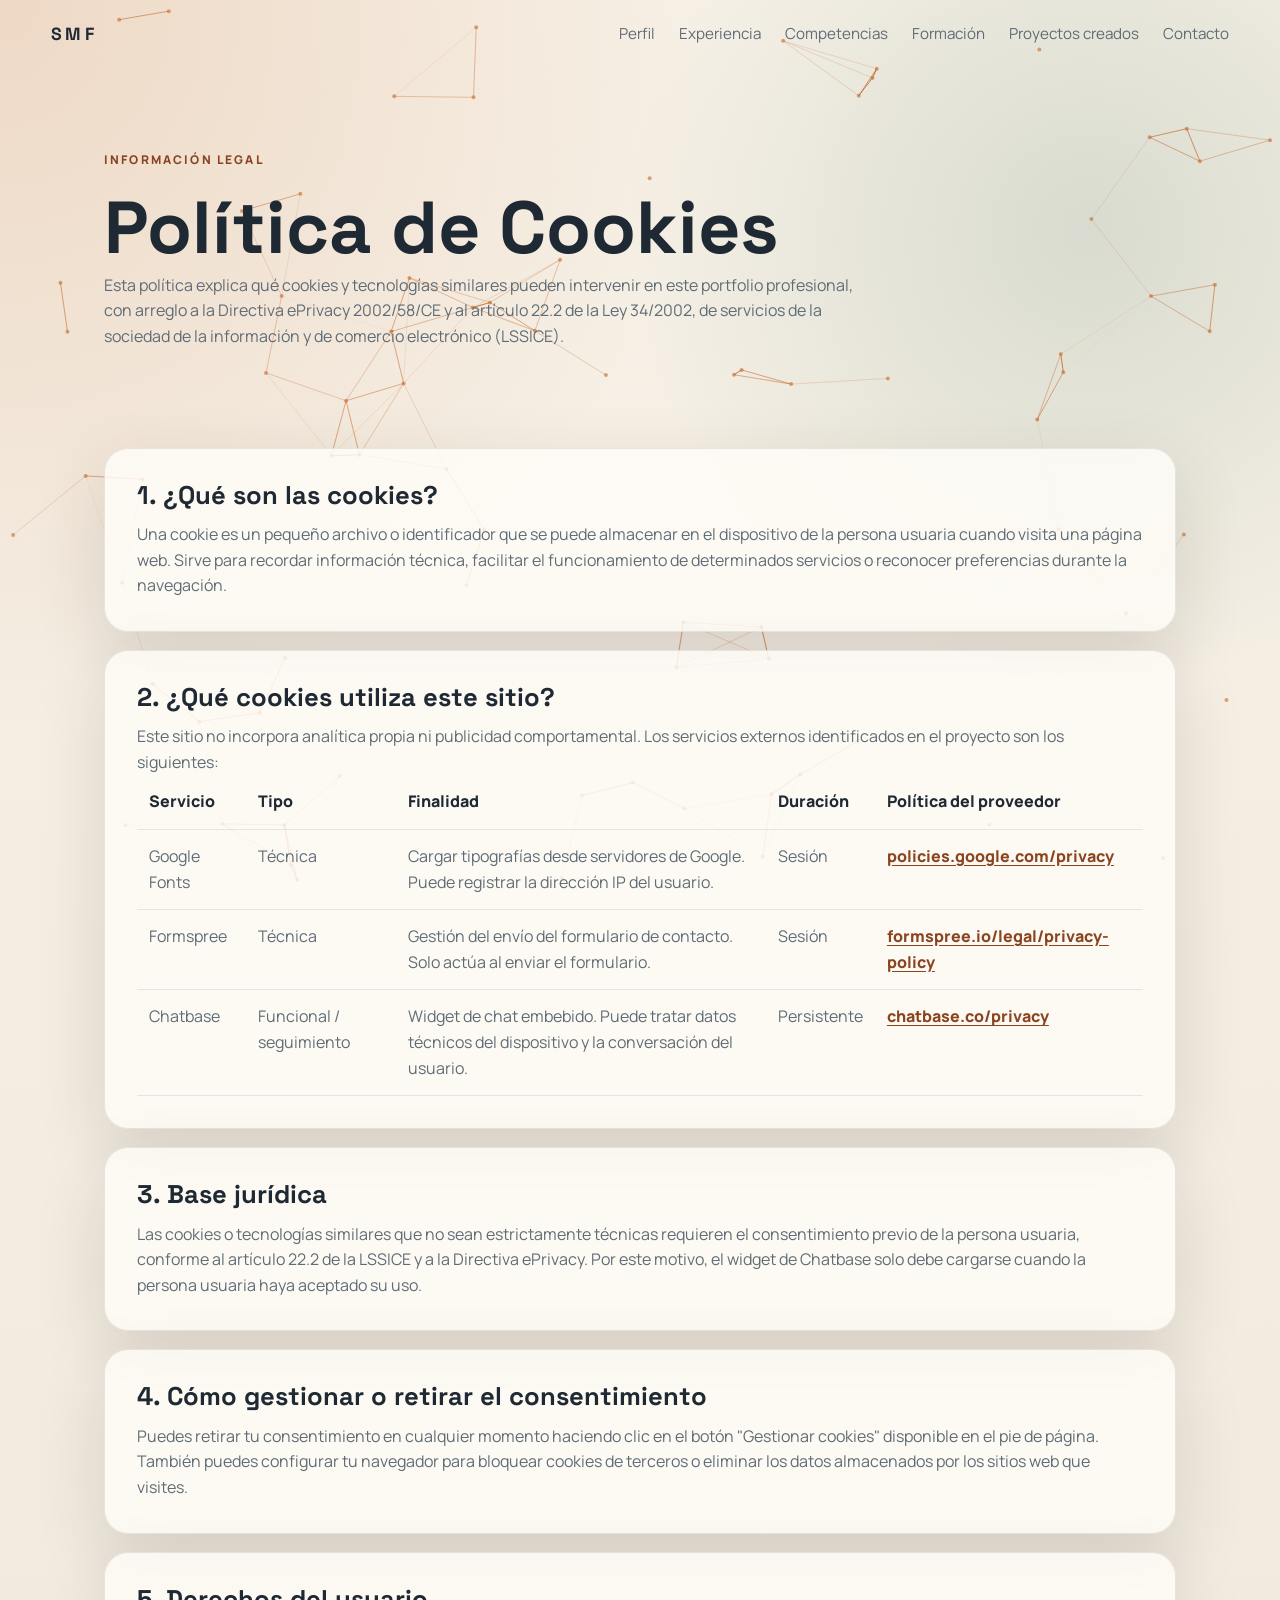
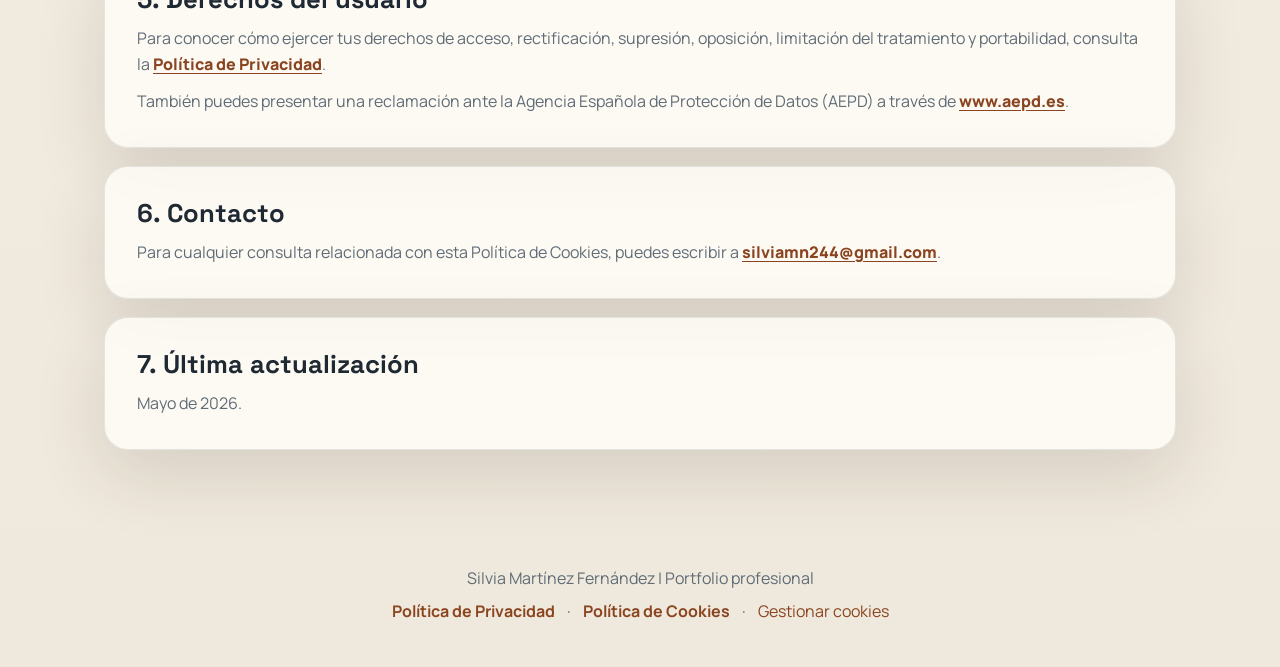
<file: cookies.html>
<!DOCTYPE html>
<html lang="es">

<head>
  <meta charset="UTF-8">
  <meta name="viewport" content="width=device-width, initial-scale=1.0">
  <meta name="description"
    content="Política de cookies del portfolio profesional de Silvia Martínez Fernández.">
  <title>Política de Cookies | Silvia Martínez Fernández</title>
  <link rel="preconnect" href="https://fonts.googleapis.com">
  <link rel="preconnect" href="https://fonts.gstatic.com" crossorigin>
  <link
    href="https://fonts.googleapis.com/css2?family=Manrope:wght@400;500;600;700;800&family=Space+Grotesk:wght@500;700&display=swap"
    rel="stylesheet">
  <link rel="stylesheet" href="style.css">
</head>

<body>
  <canvas id="neuralCanvas"></canvas>
  <header class="navbar">
    <a class="logo" href="index.html#inicio">SMF</a>
    <nav class="nav-links" aria-label="Navegación principal">
      <a href="index.html#perfil">Perfil</a>
      <a href="index.html#experiencia">Experiencia</a>
      <a href="index.html#competencias">Competencias</a>
      <a href="index.html#formacion">Formación</a>
      <a href="index.html#proyectos">Proyectos creados</a>
      <a href="index.html#contacto">Contacto</a>
    </nav>
  </header>

  <main>
    <section class="legal-hero">
      <div class="section-heading text-block">
        <p class="eyebrow">Información legal</p>
        <h1>Política de Cookies</h1>
        <p>
          Esta política explica qué cookies y tecnologías similares pueden intervenir en este portfolio
          profesional, con arreglo a la Directiva ePrivacy 2002/58/CE y al artículo 22.2 de la
          Ley 34/2002, de servicios de la sociedad de la información y de comercio electrónico (LSSICE).
        </p>
      </div>
    </section>

    <section class="section legal-section">
      <article class="legal-card fade-in">
        <h2>1. ¿Qué son las cookies?</h2>
        <p>
          Una cookie es un pequeño archivo o identificador que se puede almacenar en el dispositivo
          de la persona usuaria cuando visita una página web. Sirve para recordar información técnica,
          facilitar el funcionamiento de determinados servicios o reconocer preferencias durante la
          navegación.
        </p>
      </article>

      <article class="legal-card fade-in">
        <h2>2. ¿Qué cookies utiliza este sitio?</h2>
        <p>
          Este sitio no incorpora analítica propia ni publicidad comportamental. Los servicios externos
          identificados en el proyecto son los siguientes:
        </p>
        <div class="legal-table-wrapper">
          <table class="legal-table">
            <thead>
              <tr>
                <th>Servicio</th>
                <th>Tipo</th>
                <th>Finalidad</th>
                <th>Duración</th>
                <th>Política del proveedor</th>
              </tr>
            </thead>
            <tbody>
              <tr>
                <td>Google Fonts</td>
                <td>Técnica</td>
                <td>Cargar tipografías desde servidores de Google. Puede registrar la dirección IP del usuario.</td>
                <td>Sesión</td>
                <td>
                  <a href="https://policies.google.com/privacy" target="_blank"
                    rel="noopener noreferrer">policies.google.com/privacy</a>
                </td>
              </tr>
              <tr>
                <td>Formspree</td>
                <td>Técnica</td>
                <td>Gestión del envío del formulario de contacto. Solo actúa al enviar el formulario.</td>
                <td>Sesión</td>
                <td>
                  <a href="https://formspree.io/legal/privacy-policy/" target="_blank"
                    rel="noopener noreferrer">formspree.io/legal/privacy-policy</a>
                </td>
              </tr>
              <tr>
                <td>Chatbase</td>
                <td>Funcional / seguimiento</td>
                <td>
                  Widget de chat embebido. Puede tratar datos técnicos del dispositivo y la conversación
                  del usuario.
                </td>
                <td>Persistente</td>
                <td>
                  <a href="https://www.chatbase.co/privacy" target="_blank"
                    rel="noopener noreferrer">chatbase.co/privacy</a>
                </td>
              </tr>
            </tbody>
          </table>
        </div>
      </article>

      <article class="legal-card fade-in">
        <h2>3. Base jurídica</h2>
        <p>
          Las cookies o tecnologías similares que no sean estrictamente técnicas requieren el
          consentimiento previo de la persona usuaria, conforme al artículo 22.2 de la LSSICE y a la
          Directiva ePrivacy. Por este motivo, el widget de Chatbase solo debe cargarse cuando la
          persona usuaria haya aceptado su uso.
        </p>
      </article>

      <article class="legal-card fade-in">
        <h2>4. Cómo gestionar o retirar el consentimiento</h2>
        <p>
          Puedes retirar tu consentimiento en cualquier momento haciendo clic en el botón
          "Gestionar cookies" disponible en el pie de página. También puedes configurar tu navegador
          para bloquear cookies de terceros o eliminar los datos almacenados por los sitios web que visites.
        </p>
      </article>

      <article class="legal-card fade-in">
        <h2>5. Derechos del usuario</h2>
        <p>
          Para conocer cómo ejercer tus derechos de acceso, rectificación, supresión, oposición,
          limitación del tratamiento y portabilidad, consulta la
          <a href="privacidad.html">Política de Privacidad</a>.
        </p>
        <p>
          También puedes presentar una reclamación ante la Agencia Española de Protección de Datos
          (AEPD) a través de <a href="https://www.aepd.es" target="_blank"
            rel="noopener noreferrer">www.aepd.es</a>.
        </p>
      </article>

      <article class="legal-card fade-in">
        <h2>6. Contacto</h2>
        <p>
          Para cualquier consulta relacionada con esta Política de Cookies, puedes escribir a
          <a href="mailto:silviamn244@gmail.com">silviamn244@gmail.com</a>.
        </p>
      </article>

      <article class="legal-card fade-in">
        <h2>7. Última actualización</h2>
        <p>Mayo de 2026.</p>
      </article>
    </section>
  </main>

  <footer class="site-footer">
    <p>Silvia Martínez Fernández | Portfolio profesional</p>
    <nav class="footer-links" aria-label="Enlaces legales">
      <a href="privacidad.html">Política de Privacidad</a>
      <span aria-hidden="true">·</span>
      <a href="cookies.html">Política de Cookies</a>
      <span aria-hidden="true">·</span>
      <button type="button" class="footer-link-button cookie-manage">Gestionar cookies</button>
    </nav>
  </footer>

  <script src="script.js"></script>
  <script>
    document.querySelectorAll(".cookie-manage").forEach((button) => {
      button.addEventListener("click", () => {
        localStorage.removeItem("cookieConsent");
        window.location.href = "index.html#inicio";
      });
    });
  </script>
</body>

</html>
</file>
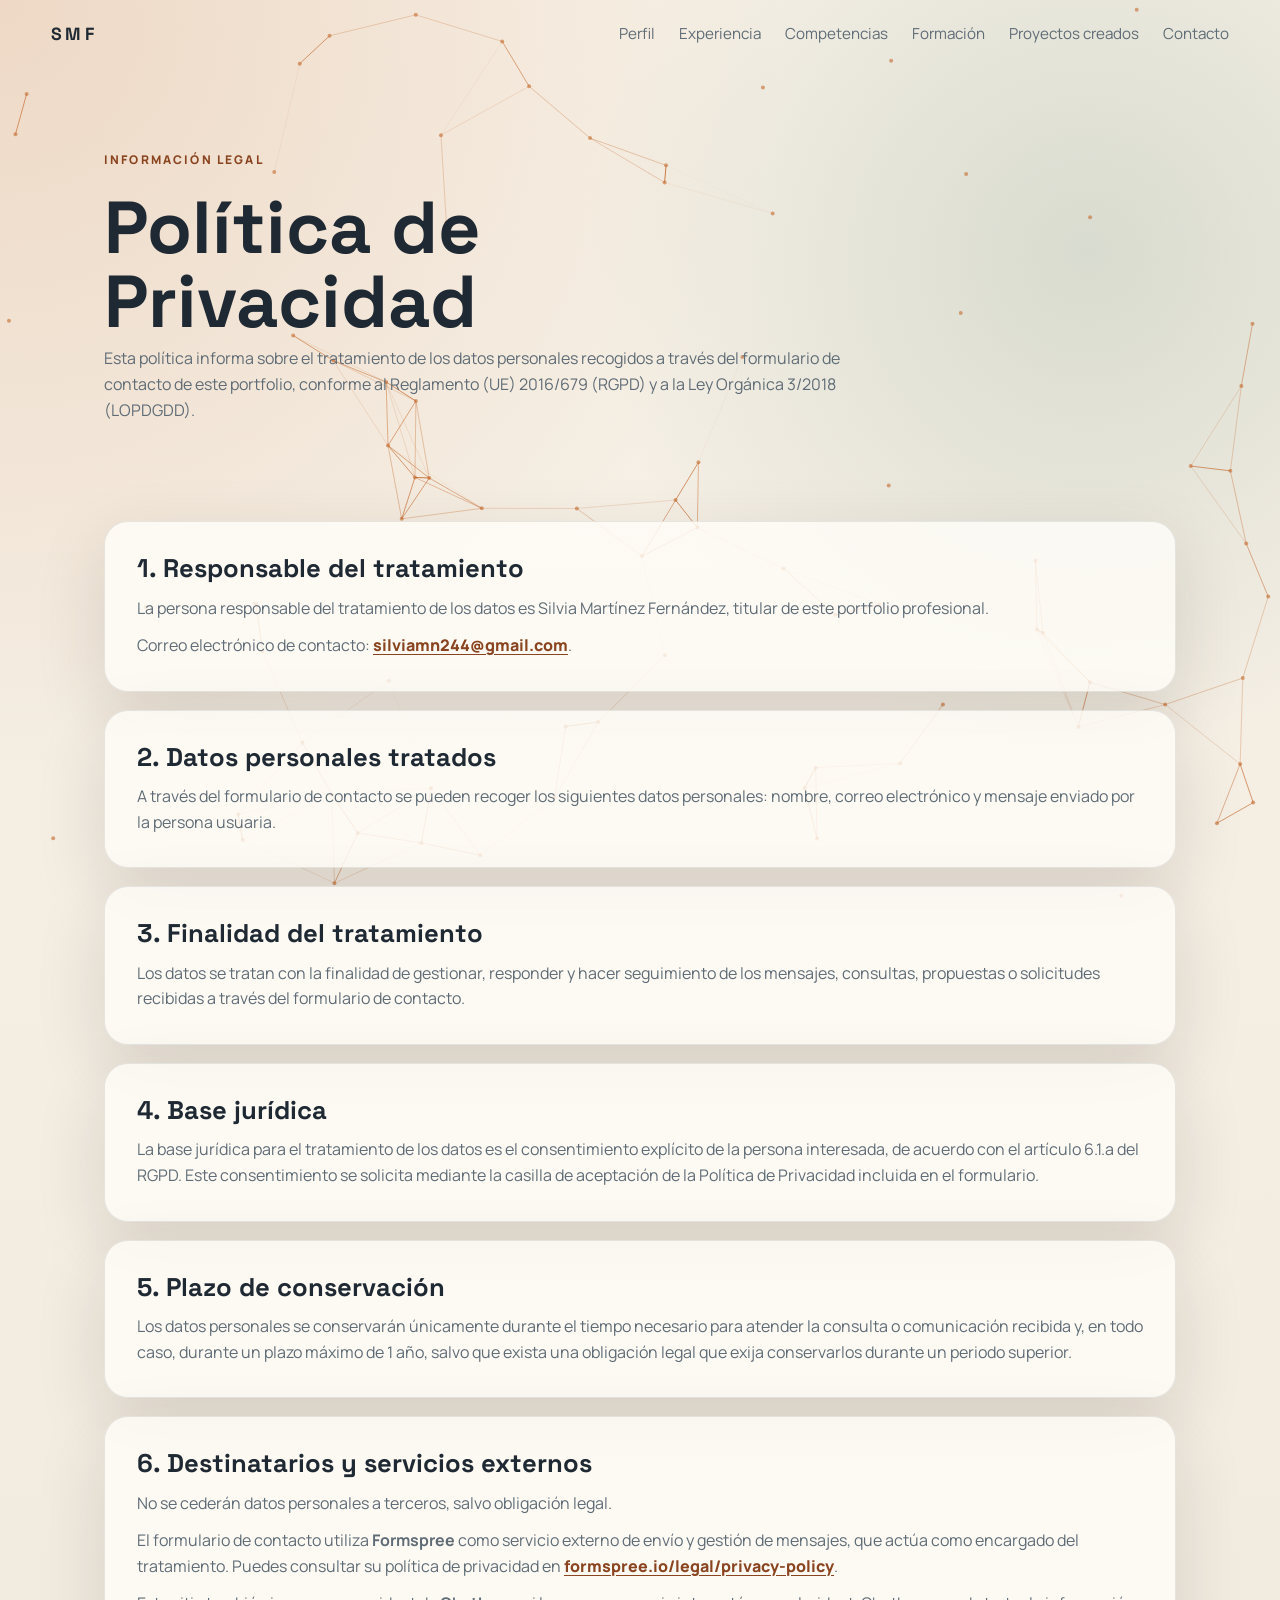
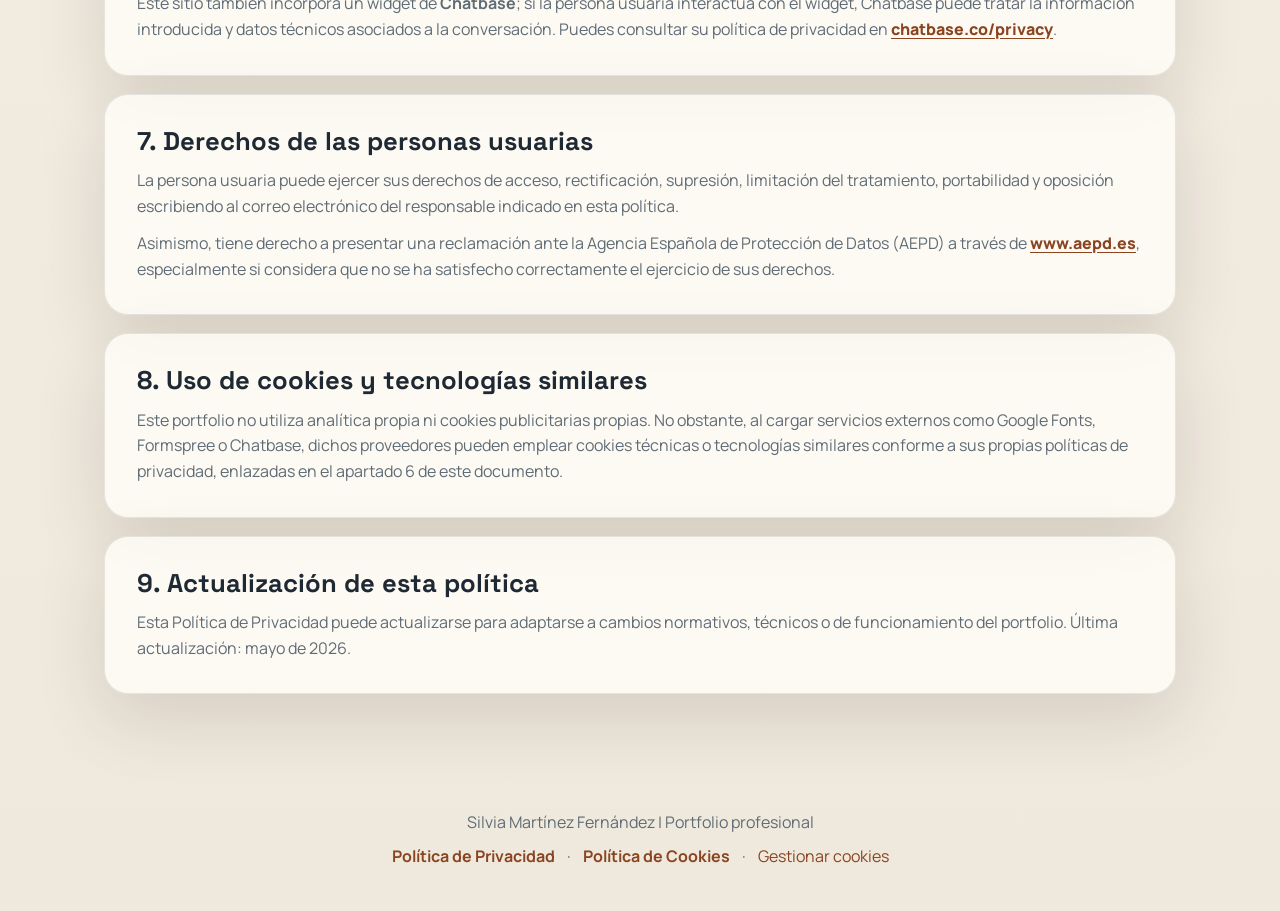
<file: privacidad.html>
<!DOCTYPE html>
<html lang="es">

<head>
  <meta charset="UTF-8">
  <meta name="viewport" content="width=device-width, initial-scale=1.0">
  <meta name="description"
    content="Política de privacidad del portfolio profesional de Silvia Martínez Fernández.">
  <title>Política de Privacidad | Silvia Martínez Fernández</title>
  <link rel="preconnect" href="https://fonts.googleapis.com">
  <link rel="preconnect" href="https://fonts.gstatic.com" crossorigin>
  <link
    href="https://fonts.googleapis.com/css2?family=Manrope:wght@400;500;600;700;800&family=Space+Grotesk:wght@500;700&display=swap"
    rel="stylesheet">
  <link rel="stylesheet" href="style.css">
</head>

<body>
  <canvas id="neuralCanvas"></canvas>
  <header class="navbar">
    <a class="logo" href="index.html#inicio">SMF</a>
    <nav class="nav-links" aria-label="Navegación principal">
      <a href="index.html#perfil">Perfil</a>
      <a href="index.html#experiencia">Experiencia</a>
      <a href="index.html#competencias">Competencias</a>
      <a href="index.html#formacion">Formación</a>
      <a href="index.html#proyectos">Proyectos creados</a>
      <a href="index.html#contacto">Contacto</a>
    </nav>
  </header>

  <main>
    <section class="legal-hero">
      <div class="section-heading text-block">
        <p class="eyebrow">Información legal</p>
        <h1>Política de Privacidad</h1>
        <p>
          Esta política informa sobre el tratamiento de los datos personales recogidos a través del
          formulario de contacto de este portfolio, conforme al Reglamento (UE) 2016/679 (RGPD) y a
          la Ley Orgánica 3/2018 (LOPDGDD).
        </p>
      </div>
    </section>

    <!-- Bloques informativos exigidos por RGPD y LOPDGDD para el formulario de contacto. -->
    <section class="section legal-section">
      <article class="legal-card fade-in">
        <h2>1. Responsable del tratamiento</h2>
        <p>
          La persona responsable del tratamiento de los datos es Silvia Martínez Fernández,
          titular de este portfolio profesional.
        </p>
        <p>
          Correo electrónico de contacto: <a href="mailto:silviamn244@gmail.com">silviamn244@gmail.com</a>.
        </p>
      </article>

      <article class="legal-card fade-in">
        <h2>2. Datos personales tratados</h2>
        <p>
          A través del formulario de contacto se pueden recoger los siguientes datos personales:
          nombre, correo electrónico y mensaje enviado por la persona usuaria.
        </p>
      </article>

      <article class="legal-card fade-in">
        <h2>3. Finalidad del tratamiento</h2>
        <p>
          Los datos se tratan con la finalidad de gestionar, responder y hacer seguimiento de los
          mensajes, consultas, propuestas o solicitudes recibidas a través del formulario de contacto.
        </p>
      </article>

      <article class="legal-card fade-in">
        <h2>4. Base jurídica</h2>
        <p>
          La base jurídica para el tratamiento de los datos es el consentimiento explícito de la
          persona interesada, de acuerdo con el artículo 6.1.a del RGPD. Este consentimiento se
          solicita mediante la casilla de aceptación de la Política de Privacidad incluida en el
          formulario.
        </p>
      </article>

      <article class="legal-card fade-in">
        <h2>5. Plazo de conservación</h2>
        <p>
          Los datos personales se conservarán únicamente durante el tiempo necesario para atender la
          consulta o comunicación recibida y, en todo caso, durante un plazo máximo de 1 año, salvo
          que exista una obligación legal que exija conservarlos durante un periodo superior.
        </p>
      </article>

      <article class="legal-card fade-in">
        <h2>6. Destinatarios y servicios externos</h2>
        <p>
          No se cederán datos personales a terceros, salvo obligación legal.
        </p>
        <p>
          El formulario de contacto utiliza <strong>Formspree</strong> como servicio externo de envío y gestión de
          mensajes, que actúa como encargado del tratamiento. Puedes consultar su política de
          privacidad en <a href="https://formspree.io/legal/privacy-policy/" target="_blank"
            rel="noopener noreferrer">formspree.io/legal/privacy-policy</a>.
        </p>
        <p>
          Este sitio también incorpora un widget de <strong>Chatbase</strong>; si la persona usuaria
          interactúa con el widget, Chatbase puede tratar la información introducida y datos técnicos
          asociados a la conversación. Puedes consultar su política de privacidad en
          <a href="https://www.chatbase.co/privacy" target="_blank"
            rel="noopener noreferrer">chatbase.co/privacy</a>.
        </p>
      </article>

      <article class="legal-card fade-in">
        <h2>7. Derechos de las personas usuarias</h2>
        <p>
          La persona usuaria puede ejercer sus derechos de acceso, rectificación, supresión,
          limitación del tratamiento, portabilidad y oposición escribiendo al correo electrónico del
          responsable indicado en esta política.
        </p>
        <p>
          Asimismo, tiene derecho a presentar una reclamación ante la Agencia Española de Protección
          de Datos (AEPD) a través de <a href="https://www.aepd.es" target="_blank"
            rel="noopener noreferrer">www.aepd.es</a>, especialmente si considera que no se ha
          satisfecho correctamente el ejercicio de sus derechos.
        </p>
      </article>

      <article class="legal-card fade-in">
        <h2>8. Uso de cookies y tecnologías similares</h2>
        <p>
          Este portfolio no utiliza analítica propia ni cookies publicitarias propias. No obstante,
          al cargar servicios externos como Google Fonts, Formspree o Chatbase, dichos proveedores
          pueden emplear cookies técnicas o tecnologías similares conforme a sus propias políticas
          de privacidad, enlazadas en el apartado 6 de este documento.
        </p>
      </article>

      <article class="legal-card fade-in">
        <h2>9. Actualización de esta política</h2>
        <p>
          Esta Política de Privacidad puede actualizarse para adaptarse a cambios normativos,
          técnicos o de funcionamiento del portfolio. Última actualización: mayo de 2026.
        </p>
      </article>
    </section>
  </main>

  <footer class="site-footer">
    <p>Silvia Martínez Fernández | Portfolio profesional</p>
    <nav class="footer-links" aria-label="Enlaces legales">
      <a href="privacidad.html">Política de Privacidad</a>
      <span aria-hidden="true">·</span>
      <a href="cookies.html">Política de Cookies</a>
      <span aria-hidden="true">·</span>
      <button type="button" class="footer-link-button cookie-manage">Gestionar cookies</button>
    </nav>
  </footer>

  <script src="script.js"></script>
  <script>
    document.querySelectorAll(".cookie-manage").forEach((button) => {
      button.addEventListener("click", () => {
        localStorage.removeItem("cookieConsent");
        window.location.href = "index.html#inicio";
      });
    });
  </script>
</body>

</html>
</file>
<file: style.css>
:root {
  --bg: #f3efe7;
  --bg-soft: #fbf8f2;
  --surface: rgba(255, 255, 255, 0.74);
  --surface-strong: #fffdf8;
  --text: #1f2933;
  --muted: #5f6c76;
  --line: rgba(31, 41, 51, 0.1);
  --accent: #c56a2d;
  --accent-dark: #8a4520;
  --accent-soft: #f1d1b8;
  --shadow: 0 24px 70px rgba(58, 45, 34, 0.14);
}

* {
  box-sizing: border-box;
  margin: 0;
  padding: 0;
}

html {
  scroll-behavior: smooth;
}

body {
  font-family: "Manrope", sans-serif;
  color: var(--text);
  background:
    radial-gradient(circle at top left, rgba(197, 106, 45, 0.18), transparent 28%),
    radial-gradient(circle at 85% 10%, rgba(83, 125, 107, 0.18), transparent 20%),
    linear-gradient(180deg, #f7f1e7 0%, #efe8dc 100%);
  line-height: 1.6;
  overflow-x: hidden;
}

a {
  color: inherit;
  text-decoration: none;
}

img {
  display: block;
  max-width: 100%;
}

.navbar {
  position: fixed;
  top: 0;
  left: 0;
  width: 100%;
  display: flex;
  justify-content: space-between;
  align-items: center;
  padding: 20px clamp(20px, 4vw, 56px);
  z-index: 1000;
  transition: background 0.3s ease, box-shadow 0.3s ease, backdrop-filter 0.3s ease;
}

.logo {
  font-family: "Space Grotesk", sans-serif;
  font-size: 1.1rem;
  font-weight: 700;
  letter-spacing: 0.18em;
}

.nav-links {
  display: flex;
  gap: 24px;
}

.nav-links a {
  position: relative;
  color: var(--muted);
  font-size: 0.95rem;
}

.nav-links a::after {
  content: "";
  position: absolute;
  left: 0;
  bottom: -6px;
  width: 100%;
  height: 2px;
  background: var(--accent);
  transform: scaleX(0);
  transform-origin: left;
  transition: transform 0.3s ease;
}

.nav-links a:hover::after {
  transform: scaleX(1);
}

.hero {
  position: relative;
  min-height: 100vh;
  padding: 128px clamp(20px, 5vw, 64px) 56px;
}

.hero-overlay {
  position: absolute;
  inset: 0;
  background:
    linear-gradient(120deg, rgba(255, 248, 240, 0.82), rgba(255, 248, 240, 0.56)),
    url("img/stock-photo-sportswoman-lifting-barbell.jpg") center/cover no-repeat;
  mix-blend-mode: multiply;
  opacity: 0.2;
}

.hero-shell {
  position: relative;
  z-index: 1;
  display: grid;
  grid-template-columns: minmax(0, 1.3fr) minmax(280px, 0.8fr);
  gap: 32px;
  align-items: end;
  max-width: 1200px;
  margin: 0 auto;
}

.hero-copy,
.hero-panel,
.info-card,
.timeline-item,
.metric-card,
.skills-panel,
.cta-card {
  backdrop-filter: blur(16px);
}

.hero-profile-badge {
  display: inline-flex;
  align-items: center;
  gap: 14px;
  margin-bottom: 22px;
  padding: 10px 14px 10px 10px;
  border-radius: 999px;
  background: rgba(255, 253, 248, 0.78);
  border: 1px solid rgba(31, 41, 51, 0.08);
  box-shadow: 0 18px 40px rgba(58, 45, 34, 0.12);
}

.hero-profile-image {
  width: 108px;
  height: 108px;
  border-radius: 50%;
  object-fit: cover;
  border: 3px solid rgba(255, 255, 255, 0.85);
}

.hero-profile-meta {
  display: grid;
  gap: 2px;
}

.hero-profile-role {
  font-family: "Space Grotesk", sans-serif;
  font-size: 0.98rem;
  font-weight: 700;
}

.hero-profile-focus {
  color: var(--muted);
  font-size: 0.88rem;
  font-weight: 600;
}

.eyebrow {
  color: var(--accent-dark);
  text-transform: uppercase;
  letter-spacing: 0.18em;
  font-size: 0.75rem;
  font-weight: 800;
  margin-bottom: 14px;
}

.hero-title {
  font-family: "Space Grotesk", sans-serif;
  font-size: clamp(3rem, 8vw, 6.2rem);
  line-height: 0.95;
  max-width: 8ch;
}

.hero-lead {
  max-width: 620px;
  font-size: clamp(1.05rem, 2.2vw, 1.25rem);
  color: var(--muted);
  margin-top: 24px;
}

.hero-actions {
  display: flex;
  flex-wrap: wrap;
  gap: 14px;
  margin-top: 32px;
}

.btn {
  display: inline-flex;
  align-items: center;
  justify-content: center;
  min-height: 52px;
  padding: 0 24px;
  border-radius: 999px;
  border: 1px solid transparent;
  font-weight: 700;
  transition: transform 0.25s ease, box-shadow 0.25s ease, background 0.25s ease;
}

.btn-primary {
  background: linear-gradient(135deg, var(--accent), #df965e);
  color: #fff;
  box-shadow: 0 16px 36px rgba(197, 106, 45, 0.26);
}

.btn-secondary {
  background: rgba(255, 255, 255, 0.48);
  color: var(--text);
  border-color: rgba(31, 41, 51, 0.08);
}

.btn:hover {
  transform: translateY(-2px);
}

.hero-panel {
  background: rgba(255, 253, 248, 0.72);
  border: 1px solid rgba(31, 41, 51, 0.08);
  border-radius: 28px;
  padding: 28px;
  box-shadow: var(--shadow);
}

.panel-kicker {
  display: inline-block;
  margin-bottom: 14px;
  color: var(--accent-dark);
  font-size: 0.82rem;
  font-weight: 700;
}

.hero-panel h2 {
  font-size: 1.6rem;
  line-height: 1.1;
  margin-bottom: 14px;
}

.hero-panel p {
  color: var(--muted);
}

.hero-points {
  list-style: none;
  margin-top: 22px;
  display: grid;
  gap: 12px;
}

.hero-points li {
  padding: 14px 16px;
  border-radius: 18px;
  background: rgba(197, 106, 45, 0.08);
  border: 1px solid rgba(197, 106, 45, 0.12);
  font-weight: 600;
}

.section {
  position: relative;
  max-width: 1200px;
  margin: 0 auto;
  padding: 32px clamp(20px, 5vw, 64px) 88px;
}

.section-heading {
  display: grid;
  gap: 8px;
  max-width: 760px;
  margin-bottom: 30px;
}

.section-heading h2,
.cta-card h2 {
  font-family: "Space Grotesk", sans-serif;
  font-size: clamp(2rem, 4vw, 3.2rem);
  line-height: 1.02;
}

.section-heading p:not(.eyebrow),
.cta-card p:not(.eyebrow) {
  color: var(--muted);
}

.intro-grid,
.metrics-grid,
.skills-layout,
.projects-grid,
.contact-grid {
  display: grid;
  gap: 22px;
}

.intro-grid {
  grid-template-columns: repeat(3, minmax(0, 1fr));
  margin-top: 15px;
}

.info-card,
.metric-card,
.skills-panel,
.cta-card,
.cv-card {
  background: var(--surface);
  border: 1px solid var(--line);
  border-radius: 24px;
  box-shadow: var(--shadow);
}

.info-card {
  padding: 28px;
}

.card-index {
  display: inline-flex;
  align-items: center;
  justify-content: center;
  width: 42px;
  height: 42px;
  border-radius: 14px;
  background: var(--accent-soft);
  color: var(--accent-dark);
  font-weight: 800;
  margin-bottom: 18px;
}

.info-card h3,
.skills-panel h3,
.timeline-item h3 {
  margin-bottom: 10px;
  font-size: 1.2rem;
}

.info-card p,
.timeline-item p,
.metric-card span,
.skills-panel li,
.cta-card p {
  color: var(--muted);
}

.timeline {
  position: relative;
  display: grid;
  gap: 22px;
}

.timeline::before {
  content: "";
  position: absolute;
  left: 18px;
  top: 16px;
  bottom: 16px;
  width: 2px;
  background: linear-gradient(180deg, var(--accent), rgba(197, 106, 45, 0.1));
}

.timeline-item {
  position: relative;
  margin-left: 38px;
  padding: 28px;
  background: rgba(255, 253, 248, 0.78);
  border: 1px solid var(--line);
  border-radius: 24px;
  box-shadow: var(--shadow);
}

.timeline-item::before {
  content: "";
  position: absolute;
  left: -31px;
  top: 34px;
  width: 16px;
  height: 16px;
  border-radius: 50%;
  background: var(--accent);
  box-shadow: 0 0 0 6px rgba(197, 106, 45, 0.12);
}

.timeline-tag {
  display: inline-block;
  margin-bottom: 12px;
  font-size: 0.82rem;
  font-weight: 700;
  color: var(--accent-dark);
  background: rgba(197, 106, 45, 0.08);
  padding: 8px 12px;
  border-radius: 999px;
}

.metrics-grid {
  grid-template-columns: repeat(3, minmax(0, 1fr));
}

.metric-card {
  padding: 26px;
}

.metric-card strong {
  display: block;
  font-family: "Space Grotesk", sans-serif;
  font-size: 1.65rem;
  margin-bottom: 10px;
}

.skills-layout {
  grid-template-columns: repeat(2, minmax(0, 1fr));
}

.skills-panel {
  padding: 28px;
}

.chip-list {
  list-style: none;
  display: flex;
  flex-wrap: wrap;
  gap: 12px;
  margin-top: 18px;
}

.chip-list li {
  padding: 10px 14px;
  border-radius: 999px;
  background: var(--bg-soft);
  border: 1px solid var(--line);
  font-weight: 600;
}

.cta-section {
  padding-bottom: 110px;
}

.cta-card {
  padding: clamp(28px, 5vw, 52px);
  background:
    linear-gradient(135deg, rgba(255, 252, 246, 0.96), rgba(243, 225, 207, 0.9));
}

.cv-card {
  padding: clamp(22px, 4vw, 34px);
  background:
    linear-gradient(135deg, rgba(255, 252, 246, 0.96), rgba(250, 241, 231, 0.92));
}

.cv-preview {
  display: grid;
  place-items: center;
}

.cv-image-link {
  width: min(100%, 760px);
  display: block;
  border-radius: 24px;
  overflow: hidden;
  box-shadow: var(--shadow);
  transition: transform 0.25s ease, box-shadow 0.25s ease;
}

.cv-image-link:hover {
  transform: translateY(-4px);
  box-shadow: 0 30px 80px rgba(58, 45, 34, 0.2);
}

.cv-image {
  width: 100%;
  height: auto;
  border-radius: 24px;
  border: 1px solid rgba(31, 41, 51, 0.12);
}

.projects-grid {
  grid-template-columns: repeat(2, minmax(0, 1fr));
}

.project-card {
  display: grid;
  gap: 16px;
  padding: 28px;
  background: rgba(255, 253, 248, 0.82);
  border: 1px solid var(--line);
  border-radius: 26px;
  box-shadow: var(--shadow);
}

.project-tag {
  display: inline-flex;
  width: fit-content;
  padding: 8px 12px;
  border-radius: 999px;
  background: rgba(197, 106, 45, 0.08);
  color: var(--accent-dark);
  font-size: 0.82rem;
  font-weight: 800;
  text-transform: uppercase;
  letter-spacing: 0.08em;
}

.project-card h3 {
  font-size: 1.3rem;
  line-height: 1.15;
}

.project-card p {
  color: var(--muted);
}

.project-link {
  width: fit-content;
  margin-top: 4px;
}

.project-note {
  color: var(--muted);
  font-size: 0.95rem;
  font-weight: 600;
}
.project-card.avatar-card {
  grid-column: 1 / -1;
}
.contact-grid {
  grid-template-columns: repeat(2, minmax(0, 1fr));
}

.contact-card {
  display: grid;
  gap: 14px;
  padding: 28px;
  background:
    linear-gradient(135deg, rgba(255, 252, 246, 0.96), rgba(243, 225, 207, 0.82));
  border: 1px solid var(--line);
  border-radius: 26px;
  box-shadow: var(--shadow);
}

.contact-label {
  display: inline-flex;
  width: fit-content;
  padding: 8px 12px;
  border-radius: 999px;
  background: rgba(197, 106, 45, 0.08);
  color: var(--accent-dark);
  font-size: 0.82rem;
  font-weight: 800;
  text-transform: uppercase;
  letter-spacing: 0.08em;
}

.contact-card h3 {
  font-family: "Space Grotesk", sans-serif;
  font-size: 1.45rem;
  line-height: 1.12;
}

.contact-card p {
  color: var(--muted);
}

.contact-action {
  width: fit-content;
  margin-top: 4px;
}

.cta-card .btn {
  margin-top: 22px;
}

.site-footer {
  padding: 28px 20px 42px;
  text-align: center;
  color: var(--muted);
}

.footer-links {
  display: flex;
  flex-wrap: wrap;
  justify-content: center;
  align-items: center;
  gap: 8px 12px;
  margin-top: 8px;
}

.footer-links a,
.footer-link-button {
  display: inline-flex;
  align-items: center;
  color: var(--accent-dark);
  font-weight: 700;
}

.footer-link-button {
  border: 0;
  background: transparent;
  font: inherit;
  cursor: pointer;
  padding: 0;
}

.footer-links a:hover,
.footer-link-button:hover {
  text-decoration: underline;
  text-underline-offset: 0.18em;
}

body.js-enabled .fade-in,
body.js-enabled .hero-title,
body.js-enabled .hero-subtitle,
body.js-enabled .service,
body.js-enabled .text-block {
  opacity: 0;
  transform: translateY(20px);
}

body.js-enabled .visible {
  opacity: 1;
  transform: translateY(0);
  transition: all 0.8s ease;
}

.navbar-scrolled {
  background: rgba(255, 250, 244, 0.7);
  box-shadow: 0 14px 40px rgba(31, 41, 51, 0.08);
  backdrop-filter: blur(14px);
}

@media (max-width: 980px) {
  .hero-shell,
  .intro-grid,
  .metrics-grid,
  .skills-layout,
  .projects-grid,
  .contact-grid {
    grid-template-columns: 1fr;
  }

  .hero-title {
    max-width: none;
  }
}

@media (max-width: 760px) {
  .navbar {
    flex-direction: column;
    gap: 12px;
    padding-top: 16px;
    padding-bottom: 16px;
  }

  .nav-links {
    flex-wrap: wrap;
    justify-content: center;
    gap: 14px;
  }

  .hero {
    padding-top: 156px;
  }

  .hero-profile-badge {
    width: 100%;
    border-radius: 28px;
  }

  .hero-actions {
    flex-direction: column;
    align-items: stretch;
  }

  .btn {
    width: 100%;
  }

  .timeline::before {
    left: 11px;
  }

  .timeline-item {
    margin-left: 28px;
    padding: 22px;
  }

  .timeline-item::before {
    left: -24px;
  }
}

.project-col-1 {
  display: grid;
  grid-row-start: 1;
  grid-column-start: 1;
  gap: 20px;
}
.projects-section > .project-card-4:last-of-type {
  margin-top: 22px;
}

/* 
.project-card-1 {
  grid-row-start: 1;
  grid-column-start: 1;
}
.project-card-2 {
  grid-row-start: 1;
  grid-column-start: 1;
}
.project-card-3 {
  grid-row-start: 1;
  grid-column-start: 1;
}
.project-card-4 {
  grid-row-start: 1;
  grid-column-start: 2;
} */
 .contact-form-wrapper {
  max-width: 600px;
  margin: 3rem auto 0;
}

.contact-form-wrapper h3 {
  margin-bottom: 1.5rem;
}

.contact-form {
  display: flex;
  flex-direction: column;
  gap: 1.25rem;
}

.form-group {
  display: flex;
  flex-direction: column;
  gap: 0.4rem;
}

.form-group label {
  font-weight: 600;
  font-size: 0.9rem;
}

.form-group input,
.form-group textarea {
  padding: 0.75rem 1rem;
  border-radius: 8px;
  border: 1px solid rgba(255,255,255,0.15);
  background: rgba(255,255,255,0.05);
  color: inherit;
  font-family: inherit;
  font-size: 1rem;
  outline: none;
  transition: border 0.2s;
}

.privacy-consent {
  display: grid;
  grid-template-columns: auto 1fr;
  align-items: start;
  column-gap: 0.75rem;
  row-gap: 0.35rem;
}

.privacy-consent input {
  width: 1.1rem;
  height: 1.1rem;
  margin-top: 0.2rem;
  padding: 0;
  background: transparent;
  border: 1px solid var(--accent-dark);
  accent-color: var(--accent);
}

.privacy-consent label {
  color: var(--muted);
  line-height: 1.5;
}

.privacy-consent a,
.legal-card a {
  color: var(--accent-dark);
  font-weight: 800;
  text-decoration: underline;
  text-underline-offset: 0.18em;
}

.form-error {
  grid-column: 2;
  color: #9f2f19;
  font-size: 0.9rem;
  font-weight: 700;
}

.legal-hero {
  max-width: 1200px;
  margin: 0 auto;
  padding: 150px clamp(20px, 5vw, 64px) 36px;
}

.legal-hero h1 {
  font-family: "Space Grotesk", sans-serif;
  font-size: clamp(2.5rem, 6vw, 4.6rem);
  line-height: 1;
}

.legal-section {
  display: grid;
  gap: 18px;
}

.legal-card {
  padding: clamp(22px, 4vw, 32px);
  background: rgba(255, 253, 248, 0.82);
  border: 1px solid var(--line);
  border-radius: 24px;
  box-shadow: var(--shadow);
}

.legal-card h2 {
  margin-bottom: 12px;
  font-family: "Space Grotesk", sans-serif;
  font-size: clamp(1.25rem, 2vw, 1.6rem);
  line-height: 1.15;
}

.legal-card p {
  color: var(--muted);
}

.legal-card p + p {
  margin-top: 12px;
}

.legal-table-wrapper {
  width: 100%;
  overflow-x: auto;
}

.legal-table {
  width: 100%;
  min-width: 760px;
  border-collapse: collapse;
  color: var(--muted);
}

.legal-table th,
.legal-table td {
  padding: 14px 12px;
  border-bottom: 1px solid var(--line);
  text-align: left;
  vertical-align: top;
}

.legal-table th {
  color: var(--text);
  font-weight: 800;
}

.legal-table a {
  color: var(--accent-dark);
  font-weight: 800;
  text-decoration: underline;
  text-underline-offset: 0.18em;
}

/* === BANNER COOKIES === */
.cookie-banner {
  position: fixed;
  left: 0;
  right: 0;
  bottom: 0;
  z-index: 3000;
  display: none;
  justify-content: center;
  padding: 16px clamp(16px, 4vw, 32px);
  background: rgba(31, 41, 51, 0.94);
  color: #fffdf8;
  box-shadow: 0 -18px 48px rgba(31, 41, 51, 0.28);
  backdrop-filter: blur(14px);
}

.cookie-banner-content {
  width: min(100%, 1120px);
  display: flex;
  align-items: center;
  justify-content: space-between;
  gap: 18px;
}

.cookie-banner p {
  max-width: 760px;
  color: rgba(255, 253, 248, 0.86);
}

.cookie-banner a {
  color: #f1d1b8;
  font-weight: 800;
  text-decoration: underline;
  text-underline-offset: 0.18em;
}

.cookie-banner-actions {
  display: flex;
  flex: 0 0 auto;
  gap: 12px;
}

.cookie-banner .btn {
  min-height: 44px;
  padding: 0 20px;
  cursor: pointer;
}

.cookie-banner .btn-secondary {
  background: rgba(255, 255, 255, 0.12);
  color: #fffdf8;
  border-color: rgba(255, 255, 255, 0.28);
}

@media (max-width: 760px) {
  .cookie-banner-content {
    align-items: stretch;
    flex-direction: column;
  }

  .cookie-banner-actions {
    flex-direction: column;
  }
}
  .project-col-2 {
  display: grid;
  grid-row-start: 1;
  grid-column-start: 2;
  gap: 20px;
  align-content: start;
}


#neuralCanvas {
  position: fixed;
  inset: 0;
  z-index: -2;
  pointer-events: none;
  background: transparent;
}

#chatbase-bubble-window {
  width: 360px !important;
  height: 500px !important;
  max-height: 500px !important;
}
</file>
